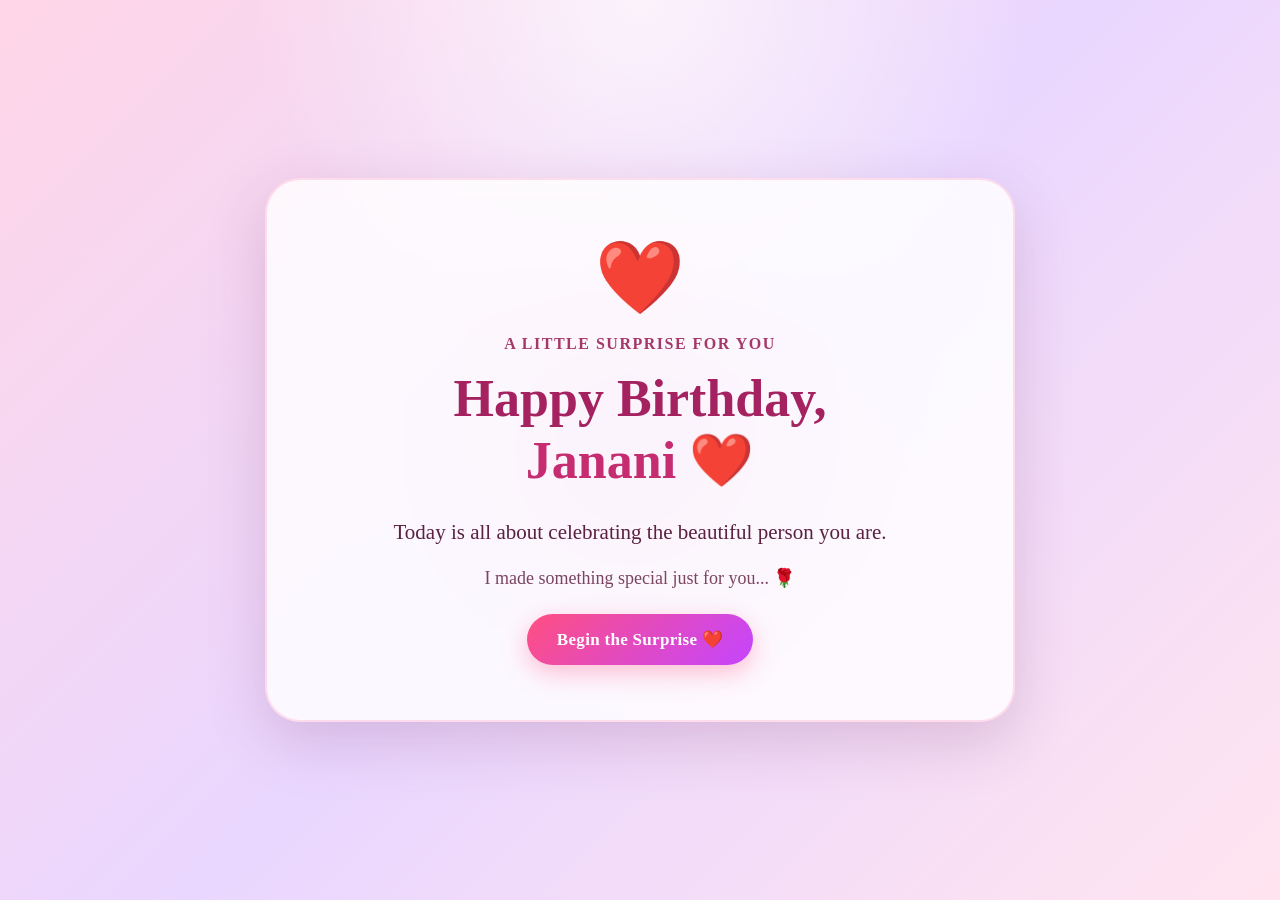
<file: index.html>
<!DOCTYPE html>
<html lang="en">

<head>
    <meta charset="UTF-8">

    <meta name="viewport"
        content="width=device-width, initial-scale=1.0">

    <title>For Janani ❤️</title>

    <link rel="stylesheet"
        href="style.css">
</head>


<body class="home-page">

    <!-- Floating Hearts -->

    <div class="hearts-container"></div>


    <!-- Home -->

    <main class="home-content">

        <div class="hero-glow"></div>

        <div class="hero-card">

            <div class="hero-heart">
                ❤️
            </div>

            <p class="small-title">
                A little surprise for you
            </p>

            <h1>
                Happy Birthday,
                <span>Janani ❤️</span>
            </h1>

            <p class="hero-text">
                Today is all about celebrating
                the beautiful person you are.
            </p>

            <p class="hero-subtext">
                I made something special
                just for you... 🌹
            </p>

            <a href="photo.html"
                class="romantic-button">

                Begin the Surprise
                ❤️

            </a>

        </div>

    </main>


    <script src="script.js"></script>

</body>

</html>
</file>
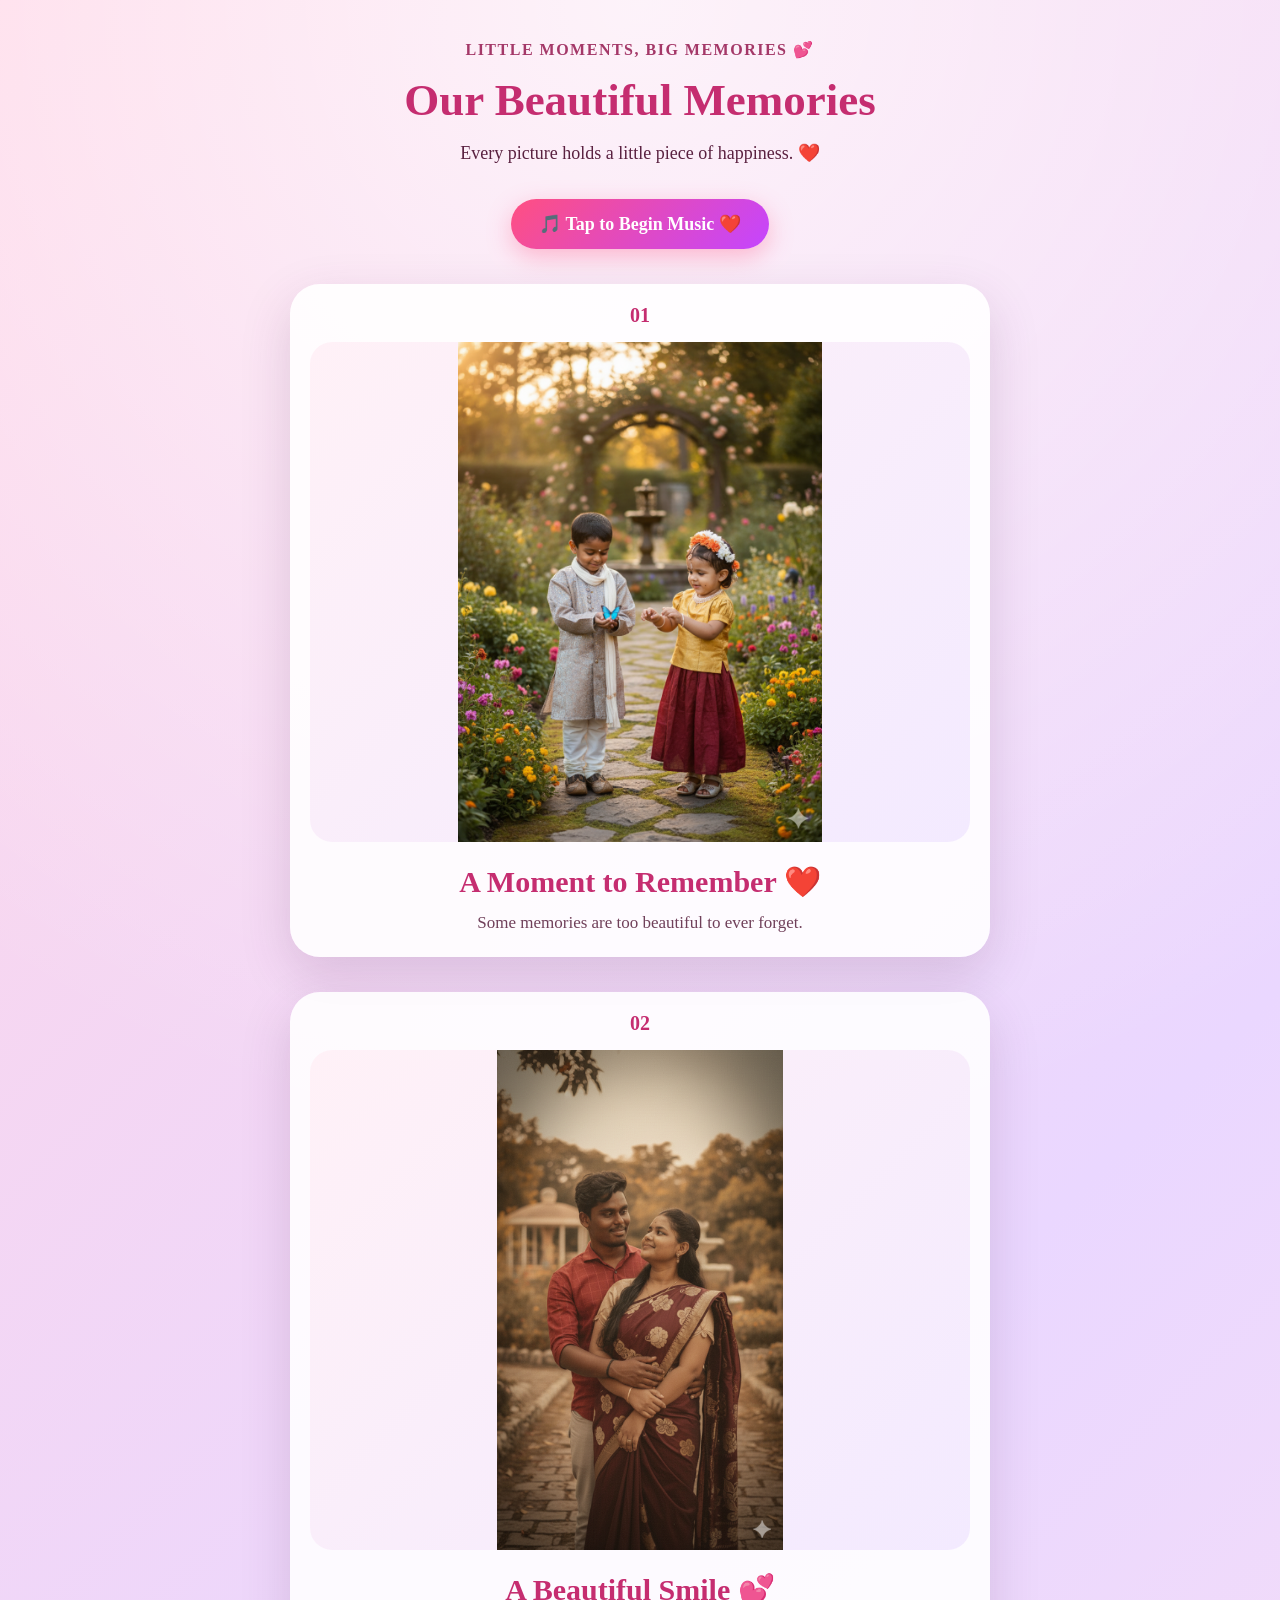
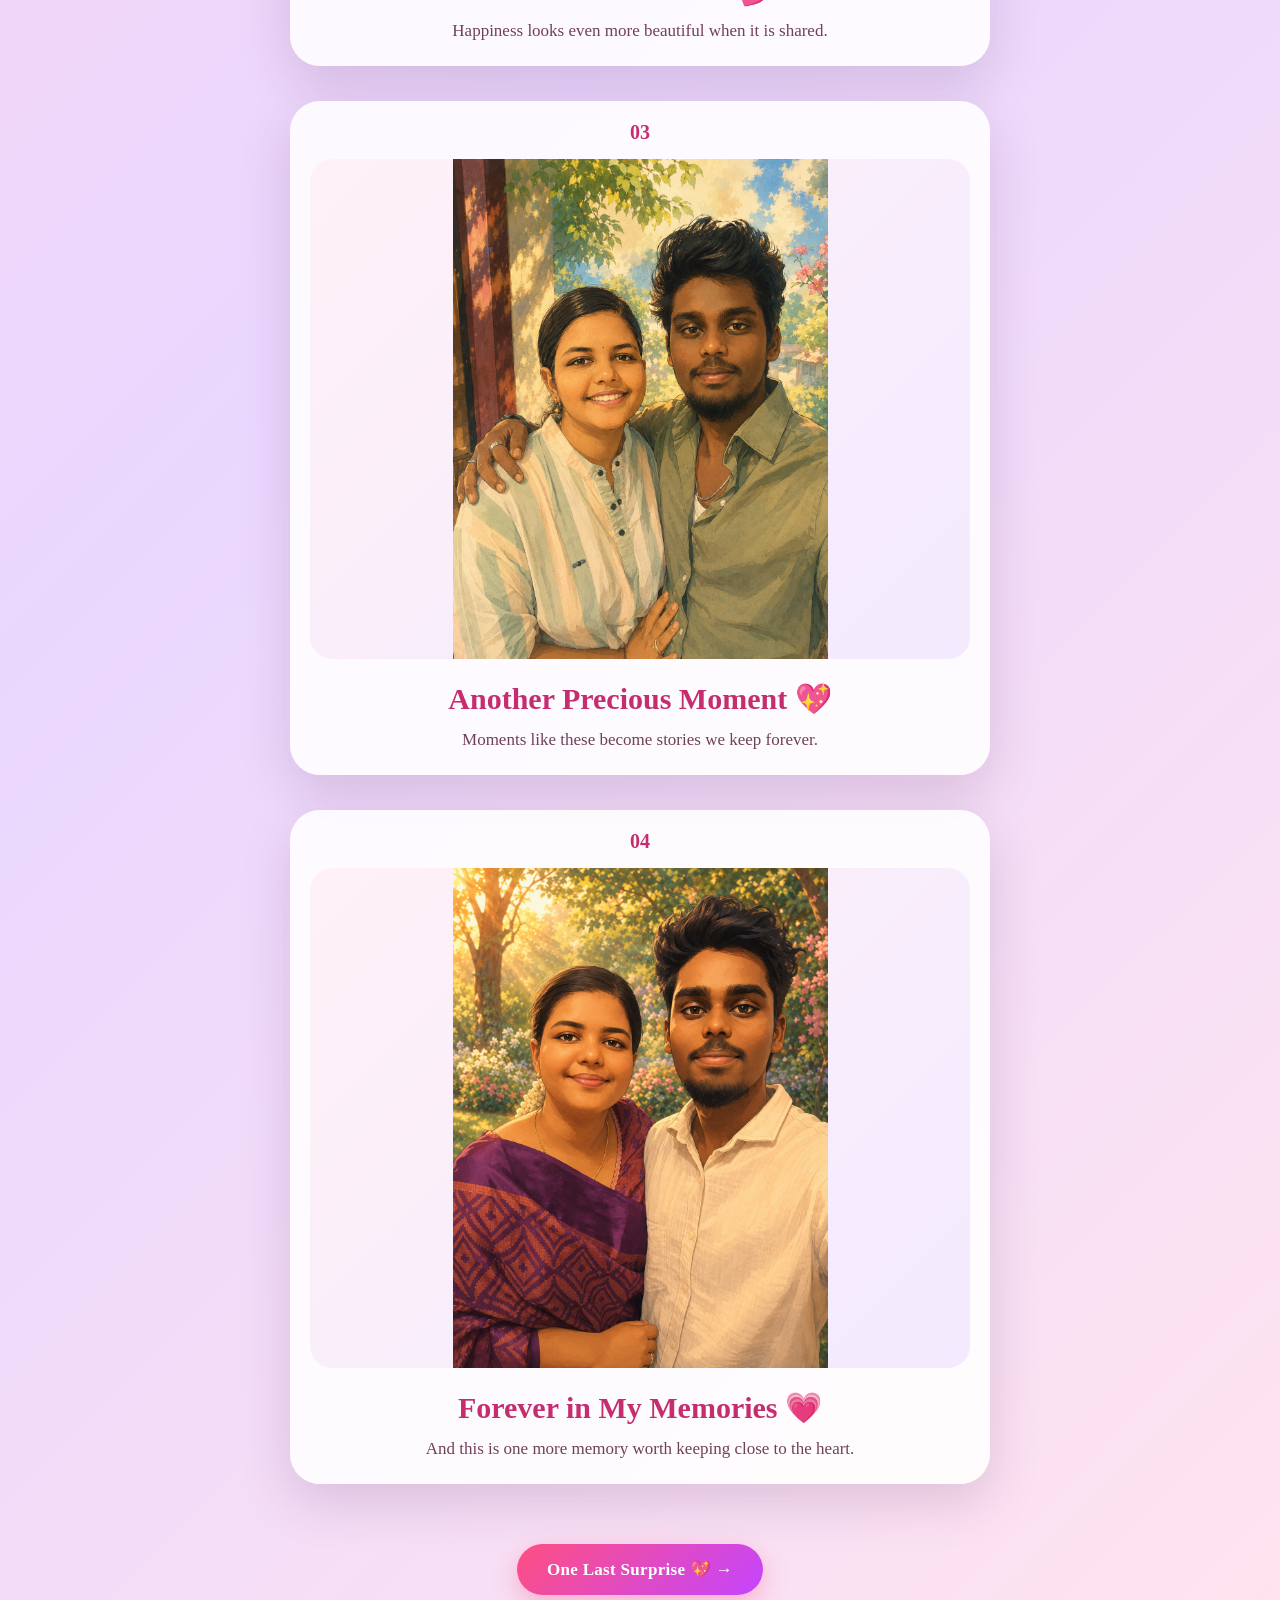
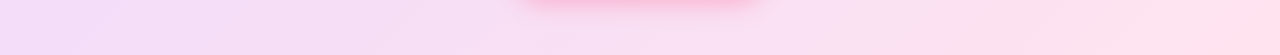
<file: memories.html>
<!DOCTYPE html>
<html lang="en">

<head>
    <meta charset="UTF-8">

    <meta name="viewport"
        content="width=device-width, initial-scale=1.0">

    <title>Our Memories ❤️</title>

    <link rel="stylesheet"
        href="style.css">
</head>


<body class="memories-page">

    <!-- Floating Hearts -->

    <div class="hearts-container"></div>


    <!-- Birthday Music -->

    <audio id="birthdayMusic"
    src="music/birthday.mp3"
    loop>
</audio>


    <!-- Memories -->

    <main class="memories-content">

        <p class="small-title">
            Little moments, big memories 💕
        </p>

        <h1>
            Our Beautiful Memories
        </h1>

        <p class="memories-intro">
            Every picture holds a little piece
            of happiness. ❤️
        </p>


        <!-- Music Button -->

        <button id="musicButton"
            type="button">

            🎵 Tap to Begin Music ❤️

        </button>


        <!-- Memory 1 -->

        <div class="memory-card">

            <div class="memory-number">
                01
            </div>

            <div class="memory-photo">

                <img src="images/photo02.jpg"
                    alt="Memory 1">

            </div>

            <h2>
                A Moment to Remember ❤️
            </h2>

            <p>
                Some memories are too beautiful
                to ever forget.
            </p>

        </div>


        <!-- Memory 2 -->

        <div class="memory-card">

            <div class="memory-number">
                02
            </div>

            <div class="memory-photo">

                <img src="images/photo03.jpg"
                    alt="Memory 2">

            </div>

            <h2>
                A Beautiful Smile 💕
            </h2>

            <p>
                Happiness looks even more beautiful
                when it is shared.
            </p>

        </div>


        <!-- Memory 3 -->

        <div class="memory-card">

            <div class="memory-number">
                03
            </div>

            <div class="memory-photo">

                <img src="images/photo04.png"
                    alt="Memory 3">

            </div>

            <h2>
                Another Precious Moment 💖
            </h2>

            <p>
                Moments like these become
                stories we keep forever.
            </p>

        </div>


        <!-- Memory 4 -->

        <div class="memory-card">

            <div class="memory-number">
                04
            </div>

            <div class="memory-photo">

                <img src="images/photo05.png"
                    alt="Memory 4">

            </div>

            <h2>
                Forever in My Memories 💗
            </h2>

            <p>
                And this is one more memory
                worth keeping close to the heart.
            </p>

        </div>


        <!-- Next Page -->

        <a href="surprise.html"
            class="romantic-button">

            One Last Surprise
            💖 →

        </a>

    </main>


    <script src="script.js"></script>

</body>

</html>
</file>
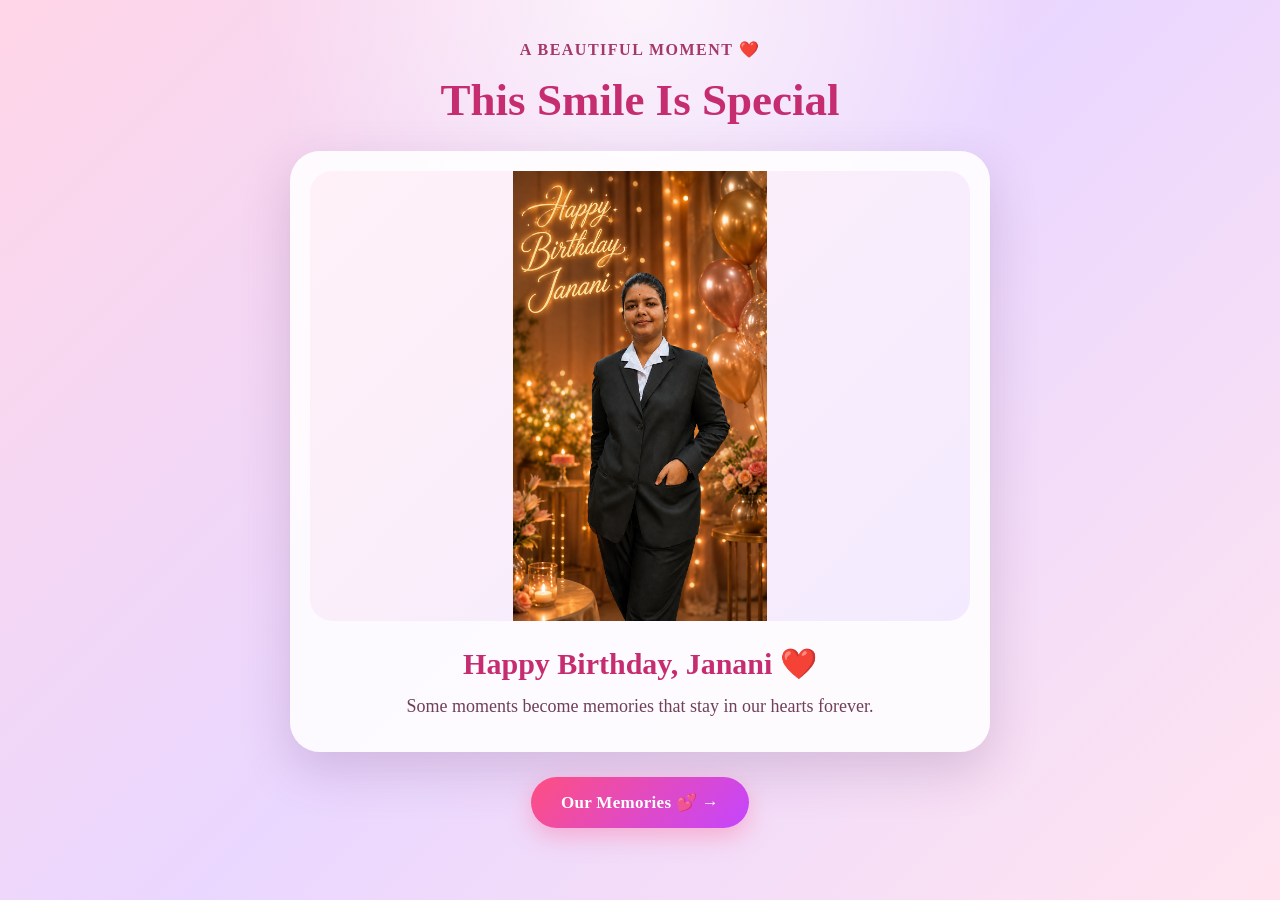
<file: photo.html>
<!DOCTYPE html>
<html lang="en">

<head>
    <meta charset="UTF-8">

    <meta name="viewport"
        content="width=device-width, initial-scale=1.0">

    <title>For You, Janani ❤️</title>

    <link rel="stylesheet"
        href="style.css">
</head>


<body class="birthday-page">

    <!-- Floating Hearts -->

    <div class="hearts-container"></div>


    <!-- Birthday Photo -->

    <main class="birthday-content">

        <p class="small-title">
            A beautiful moment ❤️
        </p>

        <h1>
            This Smile Is Special
        </h1>


        <div class="birthday-card">

            <div class="photo-frame">

                <img src="images/photo01.png"
                    alt="Beautiful memory">

            </div>

            <div class="photo-caption">

                <h2>
                    Happy Birthday, Janani ❤️
                </h2>

                <p>
                    Some moments become memories
                    that stay in our hearts forever.
                </p>

            </div>

        </div>


        <a href="memories.html"
            class="romantic-button">

            Our Memories
            💕 →

        </a>

    </main>


    <script src="script.js"></script>

</body>

</html>
</file>
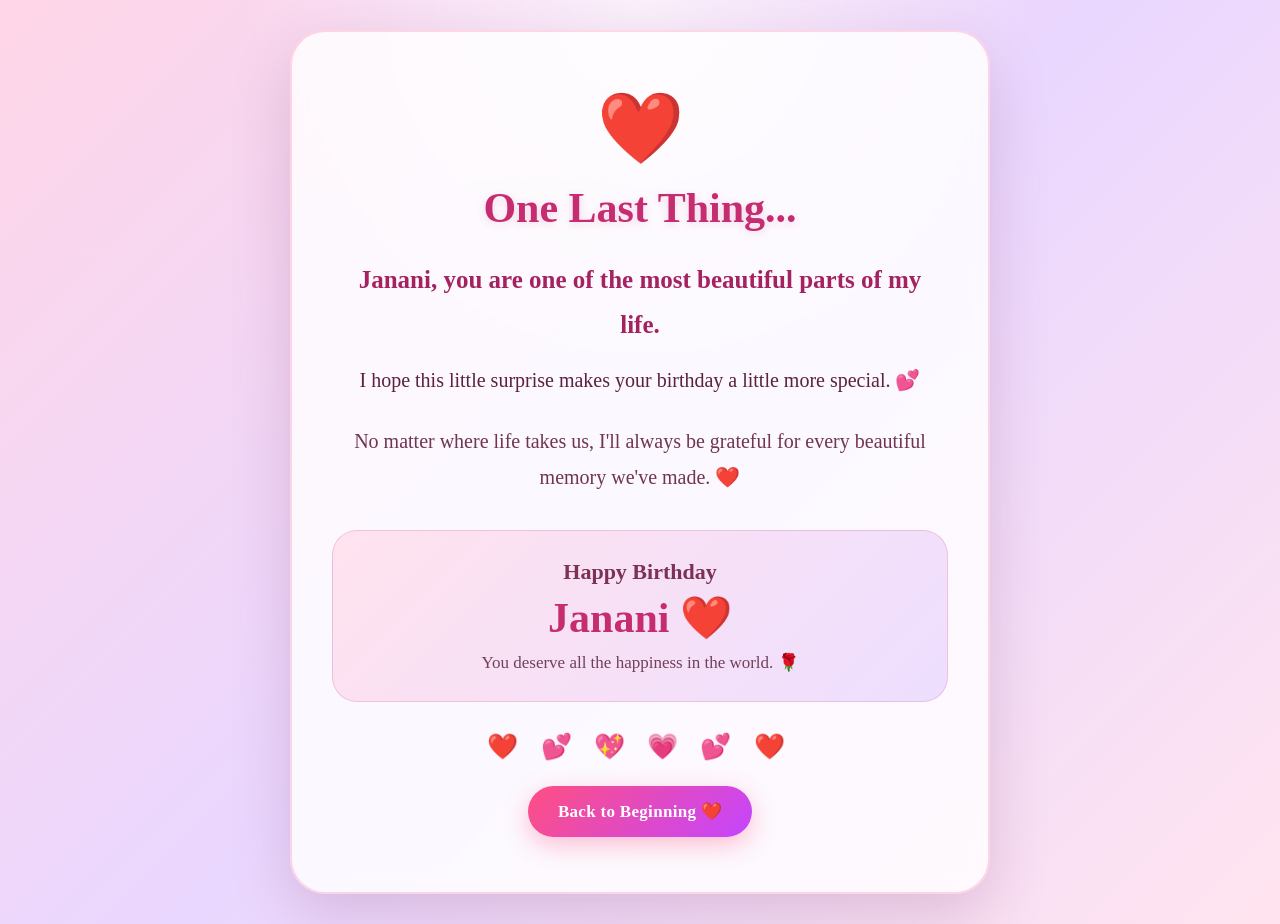
<file: surprise.html>
<!DOCTYPE html>
<html lang="en">

<head>
    <meta charset="UTF-8">

    <meta name="viewport"
        content="width=device-width, initial-scale=1.0">

    <title>For You, Janani ❤️</title>

    <link rel="stylesheet"
        href="style.css">
</head>


<body class="surprise-page">

    <!-- Floating Hearts -->

    <div class="hearts-container"></div>


    <!-- Final Surprise -->

    <main class="surprise-content">

        <div class="surprise-card">

            <div class="surprise-heart">
                ❤️
            </div>

            <h1>
                One Last Thing...
            </h1>

            <p class="surprise-main-text">
                Janani, you are one of the most
                beautiful parts of my life.
            </p>

            <p>
                I hope this little surprise
                makes your birthday a little
                more special. 💕
            </p>

            <p class="love-message">
                No matter where life takes us,
                I'll always be grateful for
                every beautiful memory we've made. ❤️
            </p>


            <div class="final-message">

                <span>
                    Happy Birthday
                </span>

                <strong>
                    Janani ❤️
                </strong>

                <small>
                    You deserve all the happiness
                    in the world. 🌹
                </small>

            </div>


            <div class="final-hearts">
                ❤️ 💕 💖 💗 💕 ❤️
            </div>


            <a href="index.html"
                class="romantic-button">

                Back to Beginning
                ❤️

            </a>

        </div>

    </main>


    <script src="script.js"></script>

</body>

</html>
</file>
<file: style.css>
/* =========================================================
   GLOBAL
========================================================= */

* {
    box-sizing: border-box;
    margin: 0;
    padding: 0;
}

html {
    scroll-behavior: smooth;
}

body {
    min-height: 100vh;
    overflow-x: hidden;

    font-family:
        Georgia,
        "Times New Roman",
        serif;
}

button,
a {
    font-family:
        Georgia,
        "Times New Roman",
        serif;
}

h1,
h2,
h3 {
    font-family:
        Georgia,
        "Times New Roman",
        serif;
}

a {
    text-decoration: none;
}


/* =========================================================
   FLOATING HEARTS
========================================================= */

.hearts-container {
    position: fixed;

    inset: 0;

    width: 100%;
    height: 100%;

    overflow: hidden;

    pointer-events: none;

    z-index: 1;
}

.floating-heart {
    position: absolute;

    bottom: -50px;

    opacity: 0.75;

    animation:
        floatHeart linear forwards;
}

@keyframes floatHeart {

    0% {
        transform:
            translateY(0)
            rotate(0deg);

        opacity: 0;
    }

    10% {
        opacity: 0.8;
    }

    90% {
        opacity: 0.7;
    }

    100% {
        transform:
            translateY(-110vh)
            rotate(360deg);

        opacity: 0;
    }
}


/* =========================================================
   COMMON BUTTON
========================================================= */

.romantic-button {
    display: inline-block;

    margin-top: 25px;

    padding: 15px 30px;

    border-radius: 50px;

    background:
        linear-gradient(
            135deg,
            #ff4f81,
            #c445ff
        );

    color: white;

    font-size: 17px;

    font-weight: bold;

    letter-spacing: 0.3px;

    box-shadow:
        0 8px 25px
        rgba(255, 79, 129, 0.35);

    transition:
        transform 0.3s ease,
        box-shadow 0.3s ease;
}

.romantic-button:hover {
    transform: scale(1.06);

    box-shadow:
        0 12px 32px
        rgba(196, 69, 255, 0.45);
}

.romantic-button:active {
    transform: scale(0.96);
}


/* =========================================================
   COMMON SMALL TITLE
========================================================= */

.small-title {
    font-size: 16px;

    font-weight: bold;

    letter-spacing: 1.5px;

    color: #a43868;

    text-transform: uppercase;

    margin-bottom: 15px;
}


/* =========================================================
   PAGE 1 — HOME
========================================================= */

.home-page {
    min-height: 100vh;

    display: flex;

    align-items: center;
    justify-content: center;

    padding: 30px 20px;

    background:
        radial-gradient(
            circle at top,
            rgba(255, 255, 255, 0.7),
            transparent 35%
        ),
        linear-gradient(
            135deg,
            #ffd6e7,
            #ead7ff,
            #ffe4ef
        );

    color: #5a2140;
}

.home-content {
    width: 100%;

    max-width: 750px;

    position: relative;

    z-index: 2;

    text-align: center;
}

.hero-glow {
    position: absolute;

    width: 300px;
    height: 300px;

    left: 50%;
    top: 50%;

    transform:
        translate(-50%, -50%);

    background:
        rgba(255, 105, 160, 0.22);

    border-radius: 50%;

    filter: blur(70px);

    z-index: -1;
}

.hero-card {
    padding: 55px 40px;

    border-radius: 35px;

    background:
        rgba(255, 255, 255, 0.82);

    border:
        2px solid
        rgba(255, 105, 160, 0.2);

    box-shadow:
        0 20px 60px
        rgba(120, 50, 100, 0.2);

    backdrop-filter: blur(10px);

    animation:
        homeAppear 1s ease;
}

.hero-heart {
    font-size: 72px;

    margin-bottom: 15px;

    animation:
        heartBeat 1.5s ease-in-out infinite;
}

.hero-card h1 {
    font-size: 52px;

    line-height: 1.2;

    color: #a52261;

    margin-bottom: 22px;
}

.hero-card h1 span {
    display: block;

    color: #c52d70;
}

.hero-text {
    max-width: 600px;

    margin: 0 auto;

    font-size: 21px;

    line-height: 1.8;

    font-weight: 500;
}

.hero-subtext {
    margin-top: 15px;

    font-size: 18px;

    color: #7b4561;
}


/* =========================================================
   PAGE 2 — BIRTHDAY PHOTO
========================================================= */

.birthday-page {
    min-height: 100vh;

    padding: 40px 20px;

    text-align: center;

    background:
        radial-gradient(
            circle at top,
            rgba(255, 255, 255, 0.7),
            transparent 35%
        ),
        linear-gradient(
            135deg,
            #ffd6e7,
            #ead7ff,
            #ffe4ef
        );

    color: #5a2140;
}

.birthday-content {
    position: relative;

    z-index: 2;

    width: 100%;

    max-width: 700px;

    margin: 0 auto;
}

.birthday-content > h1 {
    font-size: 45px;

    color: #c52d70;

    margin-bottom: 25px;
}

.birthday-card {
    padding: 20px;

    background:
        rgba(255, 255, 255, 0.88);

    border-radius: 30px;

    box-shadow:
        0 18px 50px
        rgba(100, 50, 100, 0.2);
}

.photo-frame {
    width: 100%;

    min-height: 450px;

    display: flex;

    align-items: center;
    justify-content: center;

    overflow: hidden;

    border-radius: 22px;

    background:
        linear-gradient(
            135deg,
            #fff1f7,
            #f3eaff
        );
}

.photo-frame img {
    display: block;

    width: 100%;

    height: 450px;

    object-fit: contain;

    border-radius: 20px;
}

.photo-caption {
    padding: 25px 10px 10px;
}

.photo-caption h2 {
    font-size: 30px;

    color: #c52d70;

    margin-bottom: 10px;
}

.photo-caption p {
    font-size: 18px;

    line-height: 1.7;

    color: #70405a;
}


/* =========================================================
   PAGE 3 — MEMORIES
========================================================= */

.memories-page {
    min-height: 100vh;

    padding: 40px 20px 60px;

    text-align: center;

    background:
        radial-gradient(
            circle at top,
            rgba(255, 255, 255, 0.7),
            transparent 35%
        ),
        linear-gradient(
            135deg,
            #ffd6e7,
            #ead7ff,
            #ffe4ef
        );

    color: #5a2140;
}

.memories-content {
    width: 100%;

    max-width: 700px;

    margin: 0 auto;

    position: relative;

    z-index: 2;
}

.memories-content h1 {
    font-size: 45px;

    color: #c52d70;

    margin-bottom: 12px;
}

.memories-intro {
    font-size: 18px;

    line-height: 1.7;

    margin-bottom: 20px;
}


/* =========================================================
   MUSIC BUTTON
========================================================= */

#musicButton {
    display: inline-block;

    margin: 10px 0 35px;

    padding: 14px 28px;

    border: none;

    border-radius: 50px;

    background:
        linear-gradient(
            135deg,
            #ff4f81,
            #c445ff
        );

    color: white;

    font-size: 18px;

    font-weight: bold;

    cursor: pointer;

    box-shadow:
        0 8px 25px
        rgba(255, 79, 129, 0.35);

    transition:
        transform 0.3s ease,
        box-shadow 0.3s ease;
}

#musicButton:hover {
    transform: scale(1.06);

    box-shadow:
        0 12px 30px
        rgba(196, 69, 255, 0.45);
}

#musicButton:active {
    transform: scale(0.96);
}


/* =========================================================
   MUSIC PLAYING ANIMATION
========================================================= */

#musicButton.music-playing {
    animation:
        musicGlow 1.5s ease-in-out infinite;
}

@keyframes musicGlow {

    0% {
        transform: scale(1);

        box-shadow:
            0 8px 25px
            rgba(255, 79, 129, 0.35);
    }

    50% {
        transform: scale(1.06);

        box-shadow:
            0 12px 35px
            rgba(255, 79, 129, 0.65),
            0 0 20px
            rgba(196, 69, 255, 0.45);
    }

    100% {
        transform: scale(1);

        box-shadow:
            0 8px 25px
            rgba(255, 79, 129, 0.35);
    }
}


/* =========================================================
   MEMORY CARDS
========================================================= */

.memory-card {
    width: 100%;

    margin-bottom: 35px;

    padding: 20px;

    border-radius: 30px;

    background:
        rgba(255, 255, 255, 0.88);

    box-shadow:
        0 18px 50px
        rgba(100, 50, 100, 0.18);

    animation:
        memoryAppear 0.8s ease;
}

.memory-number {
    margin-bottom: 15px;

    font-family:
        Georgia,
        "Times New Roman",
        serif;

    font-size: 20px;

    font-weight: bold;

    color: #c52d70;
}

.memory-photo {
    width: 100%;

    display: flex;

    align-items: center;
    justify-content: center;

    min-height: 400px;

    border-radius: 22px;

    overflow: hidden;

    background:
        linear-gradient(
            135deg,
            #fff1f7,
            #f3eaff
        );
}

.memory-photo img {
    display: block;

    width: 100%;

    height: 500px;

    object-fit: contain;

    border-radius: 20px;
}

.memory-card h2 {
    margin-top: 22px;

    font-size: 30px;

    color: #c52d70;
}

.memory-card p {
    margin-top: 10px;

    font-size: 17px;

    line-height: 1.7;

    color: #70405a;
}


/* =========================================================
   PAGE 4 — FINAL SURPRISE
========================================================= */

.surprise-page {
    min-height: 100vh;

    display: flex;

    align-items: center;
    justify-content: center;

    padding: 30px 20px;

    background:
        radial-gradient(
            circle at top,
            rgba(255, 255, 255, 0.65),
            transparent 35%
        ),
        linear-gradient(
            135deg,
            #ffd6e7,
            #ead7ff,
            #ffe4ef
        );

    color: #5a2140;
}

.surprise-content {
    width: 100%;

    max-width: 700px;

    position: relative;

    z-index: 2;
}

.surprise-card {
    text-align: center;

    padding: 55px 40px;

    border-radius: 35px;

    background:
        rgba(255, 255, 255, 0.82);

    border:
        2px solid
        rgba(255, 105, 160, 0.25);

    box-shadow:
        0 20px 60px
        rgba(120, 50, 100, 0.20);

    backdrop-filter: blur(10px);

    animation:
        surpriseAppear 1.2s ease;
}

.surprise-heart {
    font-size: 70px;

    margin-bottom: 15px;

    animation:
        heartBeat 1.5s ease-in-out infinite;
}

.surprise-card h1 {
    font-size: 42px;

    margin-bottom: 25px;

    font-weight: bold;

    color: #c52d70;

    text-shadow:
        0 2px 8px
        rgba(197, 45, 112, 0.18);
}

.surprise-card p {
    font-size: 20px;

    line-height: 1.8;

    margin: 15px auto;

    max-width: 580px;

    font-weight: 500;
}

.surprise-main-text {
    font-size: 25px !important;

    color: #a52261;

    font-weight: bold !important;
}

.love-message {
    margin-top: 25px !important;

    color: #713452;
}

.final-message {
    margin-top: 35px;

    padding: 28px 20px;

    border-radius: 25px;

    background:
        linear-gradient(
            135deg,
            rgba(255, 218, 232, 0.75),
            rgba(232, 213, 255, 0.75)
        );

    border:
        1px solid
        rgba(197, 45, 112, 0.18);
}

.final-message span {
    display: block;

    font-size: 22px;

    font-weight: bold;

    color: #7c3155;
}

.final-message strong {
    display: block;

    margin: 8px 0;

    font-size: 42px;

    color: #c52d70;
}

.final-message small {
    display: block;

    font-size: 17px;

    color: #71415a;

    margin-top: 10px;
}

.final-hearts {
    margin-top: 30px;

    font-size: 25px;

    letter-spacing: 8px;

    animation:
        softGlow 2s ease-in-out infinite;
}


/* =========================================================
   ANIMATIONS
========================================================= */

@keyframes homeAppear {

    from {
        opacity: 0;

        transform:
            translateY(35px)
            scale(0.96);
    }

    to {
        opacity: 1;

        transform:
            translateY(0)
            scale(1);
    }
}

@keyframes memoryAppear {

    from {
        opacity: 0;

        transform:
            translateY(30px);
    }

    to {
        opacity: 1;

        transform:
            translateY(0);
    }
}

@keyframes surpriseAppear {

    from {
        opacity: 0;

        transform:
            translateY(40px)
            scale(0.95);
    }

    to {
        opacity: 1;

        transform:
            translateY(0)
            scale(1);
    }
}

@keyframes heartBeat {

    0%,
    100% {
        transform: scale(1);
    }

    50% {
        transform: scale(1.15);
    }
}

@keyframes softGlow {

    0%,
    100% {
        opacity: 0.7;

        transform: scale(1);
    }

    50% {
        opacity: 1;

        transform: scale(1.08);
    }
}


/* =========================================================
   MOBILE
========================================================= */

@media (max-width: 600px) {

    .home-page,
    .birthday-page,
    .memories-page,
    .surprise-page {
        padding-left: 14px;
        padding-right: 14px;
    }


    .hero-card {
        padding: 40px 20px;

        border-radius: 28px;
    }


    .hero-heart {
        font-size: 58px;
    }


    .hero-card h1 {
        font-size: 38px;

        line-height: 1.25;
    }


    .hero-text {
        font-size: 18px;

        line-height: 1.7;
    }


    .hero-subtext {
        font-size: 16px;
    }


    .small-title {
        font-size: 13px;

        letter-spacing: 1px;
    }


    .romantic-button {
        font-size: 16px;

        padding: 13px 24px;
    }


    /* PAGE 2 */

    .birthday-content > h1 {
        font-size: 34px;
    }


    .birthday-card {
        padding: 14px;

        border-radius: 25px;
    }


    .photo-frame {
        min-height: 350px;
    }


    .photo-frame img {
        height: 350px;
    }


    .photo-caption h2 {
        font-size: 26px;
    }


    .photo-caption p {
        font-size: 16px;
    }


    /* PAGE 3 */

    .memories-content h1 {
        font-size: 34px;
    }


    .memories-intro {
        font-size: 16px;
    }


    #musicButton {
        font-size: 16px;

        padding: 13px 24px;
    }


    .memory-card {
        padding: 14px;

        border-radius: 25px;
    }


    .memory-photo {
        min-height: 350px;
    }


    .memory-photo img {
        height: 400px;
    }


    .memory-card h2 {
        font-size: 25px;
    }


    .memory-card p {
        font-size: 16px;
    }


    /* PAGE 4 */

    .surprise-card {
        padding: 40px 20px;

        border-radius: 28px;
    }


    .surprise-heart {
        font-size: 58px;
    }


    .surprise-card h1 {
        font-size: 32px;

        line-height: 1.25;
    }


    .surprise-card p {
        font-size: 18px;

        line-height: 1.7;
    }


    .surprise-main-text {
        font-size: 21px !important;
    }


    .final-message strong {
        font-size: 34px;
    }


    .final-message small {
        font-size: 15px;
    }


    .final-hearts {
        font-size: 20px;

        letter-spacing: 4px;
    }

}
</file>
